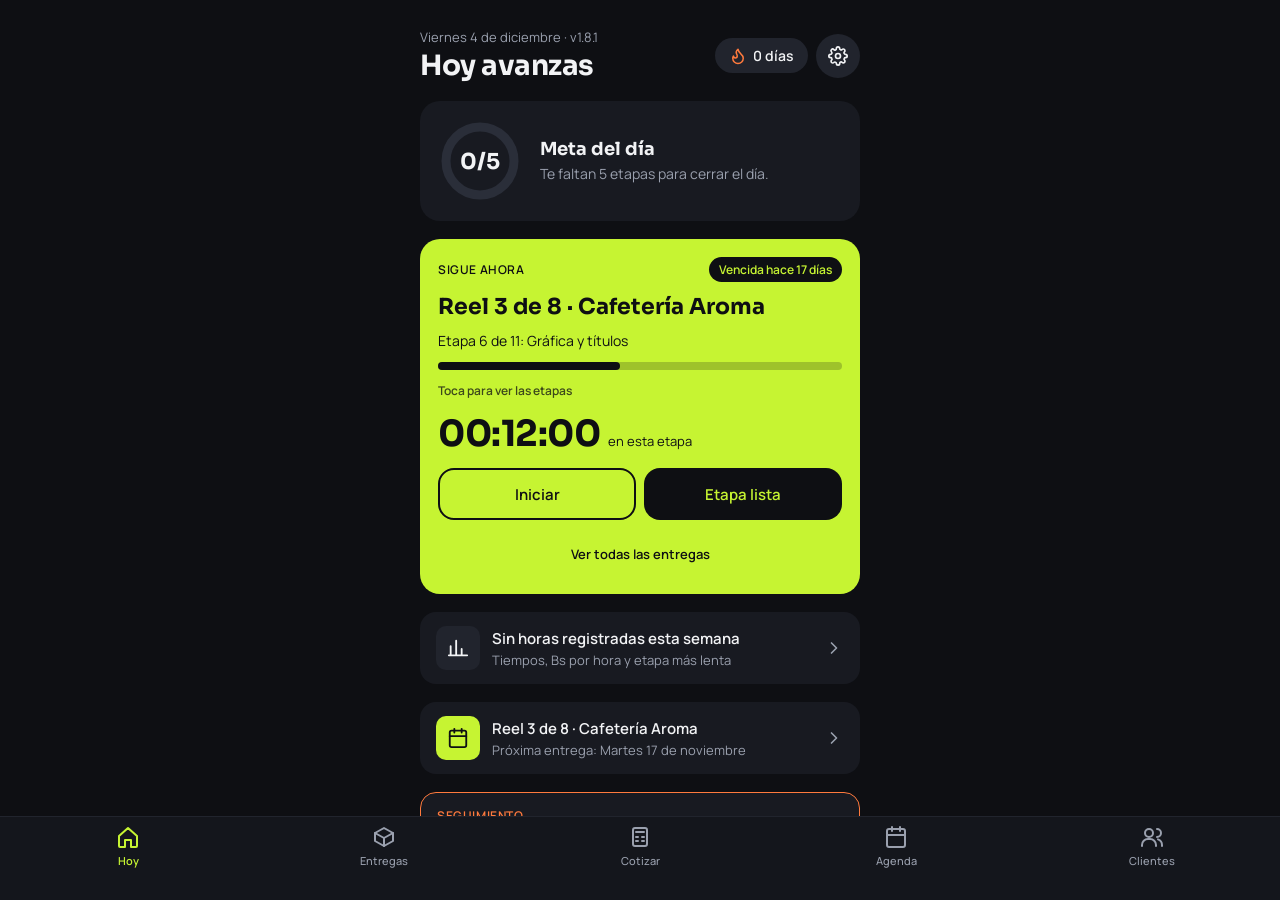
<file: index.html>
<!DOCTYPE html>
<html lang="es">
<head>
<meta charset="utf-8">
<meta name="viewport" content="width=device-width,initial-scale=1">
<title>KM Studio</title>
<link rel="manifest" href="manifest.webmanifest">
<link rel="icon" href="icons/favicon.png">
<link rel="apple-touch-icon" href="icons/apple-touch-icon.png">
<meta name="theme-color" content="#000000">
<link rel="preconnect" href="https://fonts.googleapis.com">
<link rel="preconnect" href="https://fonts.gstatic.com" crossorigin>
<link rel="stylesheet" href="https://fonts.googleapis.com/css2?family=Sora:wght@600;700&family=Manrope:wght@400;500;600&family=Plus+Jakarta+Sans:wght@500;700&family=DM+Sans:wght@400;500;600&family=IBM+Plex+Mono:wght@500;700&family=IBM+Plex+Sans:wght@400;500;600&family=Playfair+Display:wght@600;700&family=Jost:wght@400;500;600&family=Barlow+Condensed:wght@600;700&family=Barlow:wght@400;500;600&family=Syne:wght@600;700&family=Outfit:wght@400;500;600&family=Fraunces:wght@600;700&family=Public+Sans:wght@400;500;600&family=Bricolage+Grotesque:wght@600;700&family=Figtree:wght@400;500;600&display=swap">
<link rel="stylesheet" href="app/app.css">
</head>
<body>
<div id="app"></div>
<div id="upd" style="position:fixed;left:12px;right:12px;bottom:96px;background:#C6F432;color:#0E0F13;border-radius:16px;padding:12px 14px;display:none;align-items:center;justify-content:space-between;gap:10px;font:600 15px system-ui;z-index:99"><span>Hay una versión nueva</span><button id="upb" style="min-height:40px;border:0;border-radius:12px;background:#0E0F13;color:#C6F432;font:600 15px system-ui;padding:0 14px">Actualizar</button></div>
<script>(function(){function f(){var v=window.visualViewport;var h=Math.round(v?v.height:window.innerHeight);document.documentElement.style.setProperty('--vh',h+'px');}f();window.addEventListener('resize',f);if(window.visualViewport)window.visualViewport.addEventListener('resize',f);window.addEventListener('orientationchange',function(){setTimeout(f,200)});})();</script>
<script src="lib/jspdf.umd.min.js"></script>
<script src="app/runtime.js"></script>
<script src="app/screens.js"></script>
<script src="app/datos.js"></script>
<script>
KM_DATA.seed();
KM.route();
try { if (navigator.storage && navigator.storage.persist) navigator.storage.persist(); } catch (e) {}
if ('serviceWorker' in navigator) {
  const aviso = (w) => { document.getElementById('upd').style.display = 'flex'; document.getElementById('upb').onclick = () => w.postMessage('saltar'); };
  navigator.serviceWorker.register('sw.js').then((r) => {
    if (r.waiting && navigator.serviceWorker.controller) aviso(r.waiting);
    r.addEventListener('updatefound', () => { const n = r.installing; n.addEventListener('statechange', () => { if (n.state === 'installed' && navigator.serviceWorker.controller) aviso(n); }); });
    const chk = () => { try { r.update().catch(() => {}); } catch (e) {} };
    document.addEventListener('visibilitychange', () => { if (!document.hidden) chk(); });
    setInterval(chk, 120000);
    chk();
  });
  let rec = false; navigator.serviceWorker.addEventListener('controllerchange', () => { if (rec) return; rec = true; location.reload(); });
}
</script>
<script>
window.kmNotifDemo = async function () {
  try {
    if (!('Notification' in window)) return 'Este navegador no tiene notificaciones.';
    let p = Notification.permission;
    if (p === 'default') p = await Notification.requestPermission();
    if (p !== 'granted') return 'Permiso de notificaciones: ' + (p === 'denied' ? 'bloqueado. Actívalo en Ajustes de Android > Apps > KM Studio > Notificaciones.' : p);
    const r = await navigator.serviceWorker.ready;
    await r.showNotification('Edición · Promo hamburguesa', { body: 'Etapa: Cortes · 12:34', tag: 'km-demo', requireInteraction: true, silent: false, vibrate: [120, 60, 120], icon: './icons/icon-192.png', badge: './icons/favicon.png', data: { demo: true }, actions: [{ action: 'pausa', title: 'Pausar' }, { action: 'listo', title: 'Check ✓' }, { action: 'sig', title: 'Siguiente' }] });
    return 'Enviada. Bloquea la pantalla y mira si aparece.';
  } catch (e) { return 'Error: ' + e.message; }
};
</script>
<script>
window.kmPipDemo = async function () {
  try {
    const cv = document.createElement('canvas'); cv.width = 320; cv.height = 180;
    const g = cv.getContext('2d'); let t0 = Date.now(), run = true, paused = 0, stage = 1;
    const draw = () => { const sec = Math.floor(((run ? Date.now() : paused) - t0) / 1000); const m = String(Math.floor(sec / 60)).padStart(2, '0'), s = String(sec % 60).padStart(2, '0'); g.fillStyle = '#0c0e12'; g.fillRect(0, 0, 320, 180); g.fillStyle = '#c8f230'; g.font = '700 64px sans-serif'; g.textAlign = 'center'; g.fillText(m + ':' + s, 160, 100); g.fillStyle = '#e8eaee'; g.font = '600 18px sans-serif'; g.fillText('Promo hamburguesa', 160, 32); g.font = '500 16px sans-serif'; g.fillText('Etapa ' + stage + ' · ' + (run ? 'corriendo' : 'en pausa'), 160, 150); };
    draw(); const iv = setInterval(draw, 500);
    const v = document.createElement('video'); v.muted = true; v.playsInline = true; v.srcObject = cv.captureStream(10); v.style.cssText = 'position:fixed;left:-9999px;width:2px;height:2px';
    document.body.appendChild(v); await v.play();
    if ('mediaSession' in navigator) {
      navigator.mediaSession.metadata = new MediaMetadata({ title: 'Promo hamburguesa', artist: 'Etapa 1 · Cortes', album: 'KM Studio' });
      const set = (a, f) => { try { navigator.mediaSession.setActionHandler(a, f); } catch (e) {} };
      set('pause', () => { paused = Date.now(); run = false; draw(); }); set('play', () => { t0 += Date.now() - paused; run = true; draw(); }); set('nexttrack', () => { stage++; draw(); });
    }
    if (!document.pictureInPictureEnabled) return 'Este navegador no abre imagen en imagen.';
    v.addEventListener('leavepictureinpicture', () => { clearInterval(iv); v.remove(); });
    await v.requestPictureInPicture();
    return 'Flotando. Sal de la app y mira si el cronómetro sigue corriendo.';
  } catch (e) { return 'No abrió: ' + e.message; }
};
</script>
<script>
(function () {
  const D = () => window.KM_DATA; let audio = null, last = [], key = '', ready = false;
  const silence = () => { const n = 8000, b = new ArrayBuffer(44 + n), v = new DataView(b); const w = (o, s) => { for (let i = 0; i < s.length; i++) v.setUint8(o + i, s.charCodeAt(i)); }; w(0, 'RIFF'); v.setUint32(4, 36 + n, true); w(8, 'WAVEfmt '); v.setUint32(16, 16, true); v.setUint16(20, 1, true); v.setUint16(22, 1, true); v.setUint32(24, 8000, true); v.setUint32(28, 8000, true); v.setUint16(32, 1, true); v.setUint16(34, 8, true); w(36, 'data'); v.setUint32(40, n, true); for (let i = 0; i < n; i++) v.setUint8(44 + i, 128); return URL.createObjectURL(new Blob([b], { type: 'audio/wav' })); };
  const remount = () => { try { if (window.KM && KM.app && KM.app.name) KM.mount(KM.app.name); } catch (e) {} };
  const find = (r) => { const it = D().items().find((x) => x.id === r.id); return it || null; };
  const ms = () => navigator.mediaSession;
  const act = (a, f) => { try { ms().setActionHandler(a, f); } catch (e) {} };
  const same = (a, b) => a.id === b.id && a.idx === b.idx;
  // Pausa y play actúan sobre todos los cronómetros activos. Siguiente cierra solo el último que iniciaste.
  function setup() {
    if (ready || !('mediaSession' in navigator)) return; ready = true;
    act('play', () => { if (!last.length) return; D().resumeAll(last); remount(); sync(); });
    act('pause', () => { const p = D().pauseAll(); if (p.length) last = p; remount(); sync(); });
    act('nexttrack', () => {
      const a = D().runs(); const r = a.length ? a[a.length - 1] : last[last.length - 1]; if (!r) return;
      D().stopRun(r.id, r.idx); D().finishNow({ id: r.id, idx: r.idx });
      const rest = (a.length ? a : last).filter((x) => !same(x, r)).map((x) => ({ id: x.id, idx: x.idx }));
      if (a.length > 1) { last = rest; remount(); sync(); return; }
      const it = find(r); const inf = it ? D().info(it) : null;
      last = rest.concat(inf && inf.cur >= 0 ? [{ id: r.id, idx: inf.cur }] : []);
      remount(); sync();
    });
    act('previoustrack', null); act('seekbackward', null); act('seekforward', null); act('seekto', null);
  }
  function sync() {
    try {
      if (!D() || !('mediaSession' in navigator)) return;
      const a = D().runs(); const on = a.length > 0;
      if (on) last = a.map((x) => ({ id: x.id, idx: x.idx }));
      last = last.filter((x) => { const it = find(x); return it && !(it.done || {})[x.idx]; });
      if (!last.length) { if (audio) { audio.pause(); } ms().metadata = null; ms().playbackState = 'none'; key = ''; return; }
      setup();
      if (!audio) { audio = new Audio(silence()); audio.loop = true; }
      const f = last[last.length - 1]; const it = find(f); const inf = D().info(it); const idx = f.idx; const stg = inf.stages;
      const k = last.map((x) => x.id + '|' + x.idx).join(',');
      if (k !== key) {
        key = k; const art = [{ src: 'icons/icon-192.png', sizes: '192x192', type: 'image/png' }];
        if (last.length === 1) ms().metadata = new MediaMetadata({ title: it.name + ' · ' + it.client, artist: 'Etapa ' + (idx + 1) + ' de ' + inf.n + ': ' + stg[idx], album: idx + 1 < inf.n ? 'Sigue: ' + stg[idx + 1] : 'Última etapa', artwork: art });
        else ms().metadata = new MediaMetadata({ title: last.length + ' cronómetros · ' + it.name, artist: last.map((x) => { const i2 = find(x); return i2 ? i2.name + ': ' + (D().info(i2).stages[x.idx] || '') : ''; }).join(' · '), album: 'Pausa y play controlan todos', artwork: art });
      }
      const r = a.find((x) => same(x, f));
      const secs = ((it.times || {})[idx] || 0) + (r ? Math.max(0, (Date.now() - r.start) / 1000) : 0);
      if (on) { if (audio.paused) audio.play().catch(() => {}); ms().playbackState = 'playing'; } else { if (!audio.paused) audio.pause(); ms().playbackState = 'paused'; }
      try { ms().setPositionState({ duration: 43200, position: Math.min(43199, secs), playbackRate: 1 }); } catch (e) {}
    } catch (e) {}
  }
  window.kmLock = { sync };
  setInterval(sync, 1000);
  document.addEventListener('click', () => setTimeout(sync, 150), true);
})();
</script>
<div id="idl" role="alertdialog" aria-live="assertive" style="position:fixed;left:12px;right:12px;top:calc(env(safe-area-inset-top,0px) + 12px);background:#1A1C22;color:#F2F3F5;border:1px solid #C6F432;border-radius:16px;padding:14px 16px;display:none;flex-direction:column;gap:10px;font:500 14px/1.45 system-ui;z-index:98;box-shadow:0 10px 30px rgba(0,0,0,.5)"><b id="idlT" style="font-size:16px"></b><span id="idlX"></span><button id="idlC" style="display:none;align-items:center;justify-content:center;height:48px;border:0;border-radius:12px;background:#C6F432;color:#0E0F13;font:600 14px system-ui"></button><div style="display:grid;grid-template-columns:1fr 1fr;gap:8px"><button id="idlA" style="display:flex;align-items:center;justify-content:center;height:48px;border:0;border-radius:12px;background:#C6F432;color:#0E0F13;font:600 14px system-ui"></button><button id="idlB" style="display:flex;align-items:center;justify-content:center;height:48px;border:0;border-radius:12px;background:#2A2D35;color:#F2F3F5;font:600 14px system-ui"></button></div></div>
<script>
// Corte automático del cronómetro. La regla vive en KM_DATA.idleCheck; aquí solo se muestra.
(function () {
  const D = () => window.KM_DATA; const $ = (i) => document.getElementById(i);
  let mode = '', warned = 0;
  const hm = (t) => { const d = new Date(t); return String(d.getHours()).padStart(2, '0') + ':' + String(d.getMinutes()).padStart(2, '0'); };
  const mins = (s) => { const m = Math.round(s / 60); const h = Math.floor(m / 60); return h ? h + ' h' + (m % 60 ? ' ' + (m % 60) + ' min' : '') : m + ' min'; };
  const label = (r) => { const it = D().items().find((x) => x.id === r.id); if (!it) return ''; const st = (D().info(it).stages || [])[r.idx] || ''; return it.name + ' · ' + st; };
  const remount = () => { try { if (window.KM && KM.app && KM.app.name) KM.mount(KM.app.name); } catch (e) {} try { window.kmLock && kmLock.sync(); } catch (e) {} };
  const notify = (title, body) => { try { if (!document.hidden || !('Notification' in window) || Notification.permission !== 'granted') return; navigator.serviceWorker.ready.then((r) => r.showNotification(title, { body, tag: 'km-idle', renotify: true, vibrate: [120, 60, 120], icon: './icons/icon-192.png', badge: './icons/favicon.png' })).catch(() => {}); } catch (e) {} };
  const show = (m, t, x, a, b, fa, fb, c, fc) => { mode = m; $('idlC').style.display = c ? 'flex' : 'none'; $('idlC').textContent = c || ''; $('idlC').onclick = fc || null; $('idlA').style.background = c ? '#2A2D35' : '#C6F432'; $('idlA').style.color = c ? '#F2F3F5' : '#0E0F13'; $('idlT').textContent = t; $('idlX').textContent = x; $('idlA').textContent = a; $('idlB').textContent = b; $('idlA').onclick = fa; $('idlB').onclick = fb; $('idl').style.display = 'flex'; };
  const hide = () => { mode = ''; $('idl').style.display = 'none'; };
  const openVideo = (id) => { try { const s = JSON.parse(localStorage.getItem('kmS.Proyecto') || '{}'); s.selId = id; s.view = 'detail'; localStorage.setItem('kmS.Proyecto', JSON.stringify(s)); } catch (e) {} if (location.hash === '#/Proyecto') { try { KM.mount('Proyecto'); } catch (e) {} } else location.hash = '#/Proyecto'; };
  function cutNotice() {
    let c = null; try { c = JSON.parse(localStorage.getItem('kmIdleCut') || 'null'); } catch (e) {}
    if (!c || !c.list || !c.list.length) return false;
    const first = c.list[0]; const more = c.list.length > 1 ? ' (y ' + (c.list.length - 1) + ' más)' : '';
    show('cut', 'El cronómetro se detuvo a las ' + hm(c.at), label(first) + more + '. No respondiste a "¿Sigues trabajando?". ¿Seguías en esta etapa?', 'Corregir', 'Ya había parado',
      () => { localStorage.removeItem('kmIdleCut'); hide(); openVideo(first.id); },
      () => { localStorage.removeItem('kmIdleCut'); hide(); },
      'Sí, seguía: sumar hasta ahora',
      () => { const add = D().idleResume(); remount(); hide(); show('ok', 'Tiempo recuperado', 'Sumé ' + mins(add) + ' y el cronómetro sigue corriendo.', 'OK', 'Corregir', () => hide(), () => { hide(); openVideo(first.id); }); setTimeout(() => { if (mode === 'ok') hide(); }, 6000); });
    return true;
  }
  function tick() {
    if (!D()) return;
    const r = D().idleCheck();
    if (r.state === 'cut') { remount(); notify('Cronómetro detenido', 'No respondiste. Se guardó hasta las ' + hm(r.cut.at) + '.'); warned = 0; cutNotice(); return; }
    if (r.state === 'ask') {
      const a = D().runs(); const more = a.length > 1 ? ' y ' + (a.length - 1) + ' más' : '';
      const txt = 'Llevas ' + r.cfg.every + ' min con ' + label(a[a.length - 1]) + more + '. Si no respondes antes de las ' + hm(r.deadline) + ', se guarda hasta las ' + hm(r.cfg.discount ? r.since : r.deadline) + ' y se detiene.';
      if (mode !== 'ask') {
        if (warned !== r.since) { warned = r.since; try { navigator.vibrate && navigator.vibrate([120, 60, 120]); } catch (e) {} notify('¿Sigues trabajando?', label(a[a.length - 1]) + more); }
        show('ask', '¿Sigues trabajando?', txt, 'Sí, sigo', 'Pausar', () => { D().idleYes(); hide(); }, () => { D().idleNo(); localStorage.removeItem('kmIdleCut'); remount(); hide(); });
      } else $('idlX').textContent = txt;
      return;
    }
    if (mode === 'ask') hide();
    if (!mode) cutNotice();
  }
  window.kmIdle = { tick };
  tick(); setInterval(tick, 1000);
  document.addEventListener('visibilitychange', () => { if (!document.hidden) tick(); });
})();
</script>
</body>
</html>
</file>
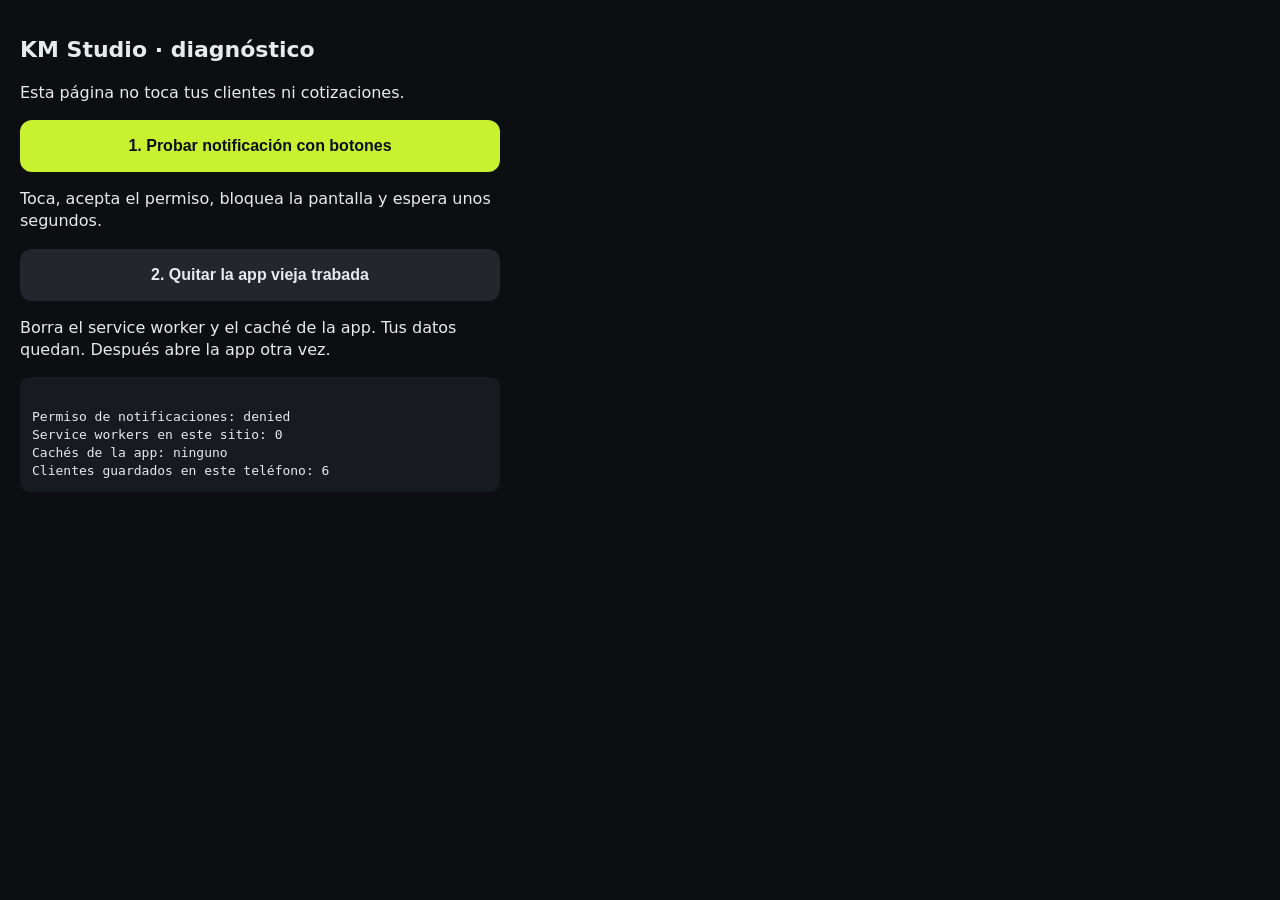
<file: notif/index.html>
<!doctype html><html lang="es"><head><meta charset="utf-8"><meta name="viewport" content="width=device-width,initial-scale=1"><title>KM Studio · diagnóstico</title>
<style>body{font:16px/1.4 system-ui,sans-serif;background:#0c0e12;color:#e8eaee;margin:0;padding:20px;max-width:480px}h1{font-size:22px}button{display:block;width:100%;height:52px;margin:10px 0;border-radius:12px;border:0;background:#c8f230;color:#0c0e12;font-size:16px;font-weight:700}button.s{background:#23262d;color:#e8eaee}pre{white-space:pre-wrap;background:#171a20;border-radius:10px;padding:12px;font-size:13px}</style></head><body>
<h1>KM Studio · diagnóstico</h1>
<p>Esta página no toca tus clientes ni cotizaciones.</p>
<button id="b1">1. Probar notificación con botones</button>
<p>Toca, acepta el permiso, bloquea la pantalla y espera unos segundos.</p>
<button id="b2" class="s">2. Quitar la app vieja trabada</button>
<p>Borra el service worker y el caché de la app. Tus datos quedan. Después abre la app otra vez.</p>
<pre id="o">Cargando…</pre>
<script>
const o=document.getElementById('o');const log=(t)=>{o.textContent+='\n'+t};
(async()=>{o.textContent='';
try{log('Permiso de notificaciones: '+(window.Notification?Notification.permission:'no disponible'));
const regs=await navigator.serviceWorker.getRegistrations();log('Service workers en este sitio: '+regs.length);regs.forEach(r=>log(' - '+r.scope));
const ks=await caches.keys();log('Cachés de la app: '+(ks.join(', ')||'ninguno'));
let n=0;try{const s=JSON.parse(localStorage['kmS.Clientes']||'{}');n=(s.clients||[]).length}catch(e){}log('Clientes guardados en este teléfono: '+n);
}catch(e){log('Error: '+e.message)}})();
document.getElementById('b1').onclick=async()=>{try{
let p=Notification.permission;if(p==='default')p=await Notification.requestPermission();
if(p!=='granted'){log('Permiso: '+p+'. Actívalo en Ajustes > Apps > Chrome > Notificaciones.');return}
const r=await navigator.serviceWorker.register('sw.js',{scope:'./'});await navigator.serviceWorker.ready;
await r.showNotification('Edición · Promo hamburguesa',{body:'Etapa: Cortes · 12:34',tag:'km-demo',requireInteraction:true,vibrate:[120,60,120],actions:[{action:'pausa',title:'Pausar'},{action:'listo',title:'Check'},{action:'sig',title:'Siguiente'}]});
log('Enviada. Bloquea la pantalla y mira.')}catch(e){log('Error: '+e.message)}};
document.getElementById('b2').onclick=async()=>{try{
const regs=await navigator.serviceWorker.getRegistrations();for(const r of regs){if(r.scope.indexOf('/notif/')<0)await r.unregister()}
for(const k of await caches.keys())await caches.delete(k);
log('Listo. Ahora cierra la app instalada y ábrela de nuevo. Debe decir v1.4.3 junto a la fecha en Hoy.')}catch(e){log('Error: '+e.message)}};
</script></body></html>
</file>
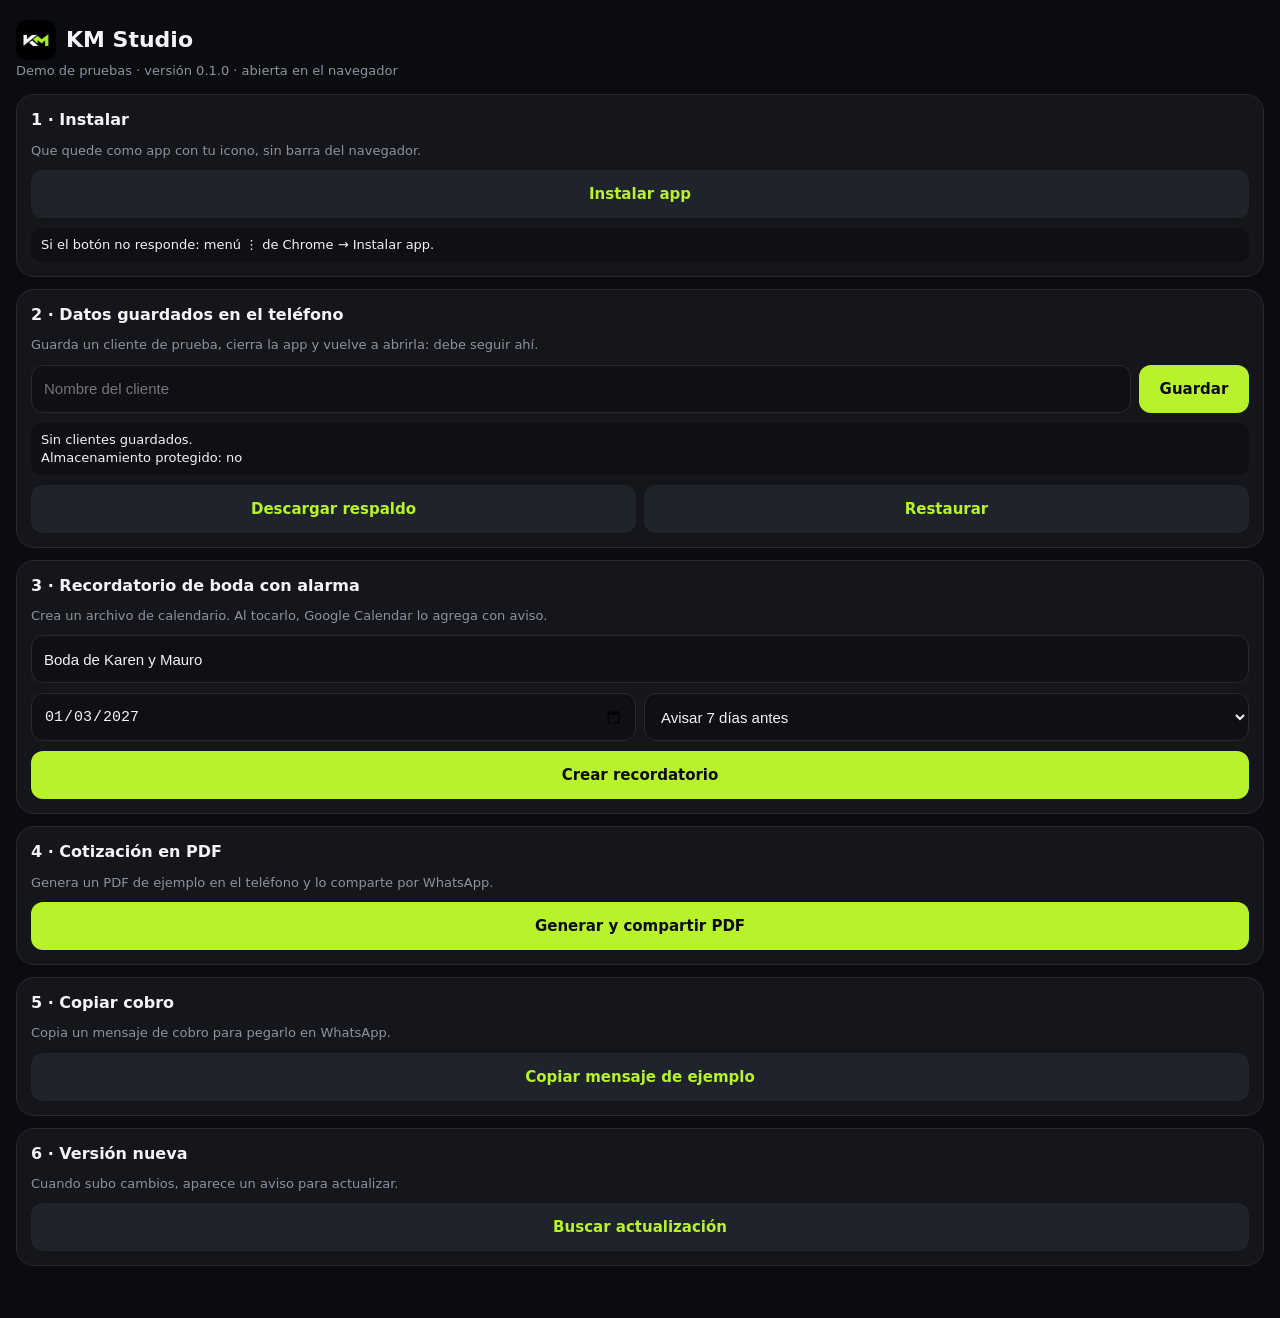
<file: pruebas.html>
<!DOCTYPE html>
<html lang="es">
<head>
<meta charset="utf-8">
<meta name="viewport" content="width=device-width,initial-scale=1,viewport-fit=cover">
<title>KM Studio</title>
<link rel="manifest" href="manifest.webmanifest">
<link rel="icon" href="icons/favicon.png">
<link rel="apple-touch-icon" href="icons/apple-touch-icon.png">
<meta name="theme-color" content="#000000">
<style>
:root{--bg:#0b0c0f;--card:#14161b;--line:#262a33;--text:#f2f4f7;--muted:#8b93a1;--accent:#b7f22a;--on:#0b0c0f;--warn:#ff8a5c}
*{box-sizing:border-box;-webkit-tap-highlight-color:transparent}
body{margin:0;background:var(--bg);color:var(--text);font:16px/1.4 system-ui,-apple-system,"Segoe UI",Roboto,sans-serif;padding:max(16px,env(safe-area-inset-top)) 16px 40px}
h1{font-size:22px;margin:4px 0 2px;display:flex;align-items:center;gap:10px}
h1 img{width:40px;height:40px;border-radius:10px}
.sub{color:var(--muted);font-size:13px;margin:0 0 14px}
.card{background:var(--card);border:1px solid var(--line);border-radius:18px;padding:14px;margin-bottom:12px;display:flex;flex-direction:column;gap:10px}
.card h2{font-size:16px;margin:0}
.card p{margin:0;color:var(--muted);font-size:13px}
button,.btn{min-height:48px;border-radius:12px;border:0;background:var(--accent);color:var(--on);font:600 15px system-ui;padding:0 16px;cursor:pointer;display:flex;align-items:center;justify-content:center;text-align:center}
button.sec{background:#1f232b;color:var(--accent)}
input,select{min-height:48px;border-radius:12px;border:1px solid var(--line);background:#0e1015;color:var(--text);padding:0 12px;font-size:15px;width:100%}
.row{display:flex;gap:8px}.row>*{flex:1;min-width:0}
.out:empty{display:none}.out{font-size:13px;color:var(--text);background:#0e1015;border-radius:10px;padding:8px 10px;white-space:pre-wrap;word-break:break-word}
.ok{color:var(--accent)}.bad{color:var(--warn)}
#upd{position:fixed;left:12px;right:12px;bottom:max(12px,env(safe-area-inset-bottom));background:var(--accent);color:var(--on);border-radius:16px;padding:12px 14px;display:none;align-items:center;justify-content:space-between;gap:10px;font-weight:600;z-index:9}
#upd button{background:var(--on);color:var(--accent);min-height:40px}
</style>
</head>
<body>
<h1><img src="icons/icon-192.png" alt="">KM Studio</h1>
<p class="sub">Demo de pruebas · versión <span id="ver"></span> · <span id="modo"></span></p>

<div class="card"><h2>1 · Instalar</h2><p>Que quede como app con tu icono, sin barra del navegador.</p>
<button id="inst" class="sec">Instalar app</button><div class="out" id="o1"></div></div>

<div class="card"><h2>2 · Datos guardados en el teléfono</h2><p>Guarda un cliente de prueba, cierra la app y vuelve a abrirla: debe seguir ahí.</p>
<div class="row"><input id="cn" placeholder="Nombre del cliente"><button id="cs" style="flex:none;width:110px">Guardar</button></div>
<div class="out" id="o2"></div>
<div class="row"><button id="bk" class="sec">Descargar respaldo</button><label class="btn sec" style="background:#1f232b;color:var(--accent)">Restaurar<input id="rs" type="file" accept=".json,application/json" hidden></label></div></div>

<div class="card"><h2>3 · Recordatorio de boda con alarma</h2><p>Crea un archivo de calendario. Al tocarlo, Google Calendar lo agrega con aviso.</p>
<input id="et" value="Boda de Karen y Mauro">
<div class="row"><input id="ed" type="date"><select id="eb"><option value="7">Avisar 7 días antes</option><option value="3">3 días antes</option><option value="1">1 día antes</option></select></div>
<button id="ics">Crear recordatorio</button><div class="out" id="o3"></div></div>

<div class="card"><h2>4 · Cotización en PDF</h2><p>Genera un PDF de ejemplo en el teléfono y lo comparte por WhatsApp.</p>
<button id="pdf">Generar y compartir PDF</button><div class="out" id="o4"></div></div>

<div class="card"><h2>5 · Copiar cobro</h2><p>Copia un mensaje de cobro para pegarlo en WhatsApp.</p>
<button id="cp" class="sec">Copiar mensaje de ejemplo</button><div class="out" id="o5"></div></div>

<div class="card"><h2>6 · Versión nueva</h2><p>Cuando subo cambios, aparece un aviso para actualizar.</p>
<button id="chk" class="sec">Buscar actualización</button><div class="out" id="o6"></div></div>

<div id="upd"><span>Hay una versión nueva</span><button id="upb">Actualizar</button></div>

<script src="lib/jspdf.umd.min.js"></script>
<script>
const VER = '0.1.0';
const $ = (id) => document.getElementById(id);
$('ver').textContent = VER;
const standalone = matchMedia('(display-mode: standalone)').matches || navigator.standalone;
$('modo').textContent = standalone ? 'abierta como app' : 'abierta en el navegador';

// 1 instalar
let ev = null;
addEventListener('beforeinstallprompt', (e) => { e.preventDefault(); ev = e; $('o1').innerHTML = '<span class="ok">Listo para instalar.</span>'; });
addEventListener('appinstalled', () => { $('o1').innerHTML = '<span class="ok">Instalada.</span>'; });
$('o1').textContent = standalone ? 'Ya está instalada.' : 'Si el botón no responde: menú ⋮ de Chrome → Instalar app.';
$('inst').onclick = async () => { if (!ev) { $('o1').textContent = 'Chrome aún no ofrece instalar. Menú ⋮ → Instalar app / Agregar a pantalla de inicio.'; return; } ev.prompt(); await ev.userChoice; ev = null; };

// 2 datos (IndexedDB)
const db = new Promise((ok, no) => { const r = indexedDB.open('km', 1); r.onupgradeneeded = () => r.result.createObjectStore('clientes', { keyPath: 'id' }); r.onsuccess = () => ok(r.result); r.onerror = () => no(r.error); });
const tx = async (m, f) => { const d = await db; return new Promise((ok, no) => { const t = d.transaction('clientes', m); const s = t.objectStore('clientes'); const q = f(s); t.oncomplete = () => ok(q && q.result); t.onerror = () => no(t.error); }); };
async function pintar() {
  const l = (await tx('readonly', (s) => s.getAll())) || [];
  let p = '';
  try { p = navigator.storage && navigator.storage.persisted ? (await navigator.storage.persisted()) ? 'Almacenamiento protegido: sí' : 'Almacenamiento protegido: no' : ''; } catch (e) {}
  $('o2').textContent = (l.length ? l.map((c) => '• ' + c.nombre + ' (' + c.fecha + ')').join('\n') : 'Sin clientes guardados.') + (p ? '\n' + p : '');
}
$('cs').onclick = async () => { const n = $('cn').value.trim(); if (!n) return; await tx('readwrite', (s) => s.put({ id: Date.now(), nombre: n, fecha: new Date().toLocaleString('es-BO') })); $('cn').value = ''; pintar(); };
if (navigator.storage && navigator.storage.persist) navigator.storage.persist().then(pintar); else pintar();
$('bk').onclick = async () => { const l = (await tx('readonly', (s) => s.getAll())) || []; const b = new Blob([JSON.stringify({ app: 'KM Studio', version: VER, fecha: new Date().toISOString(), clientes: l }, null, 1)], { type: 'application/json' }); const a = document.createElement('a'); a.href = URL.createObjectURL(b); a.download = 'km-respaldo-' + new Date().toISOString().slice(0, 10) + '.json'; a.click(); };
$('rs').onchange = async (e) => { const f = e.target.files[0]; if (!f) return; try { const j = JSON.parse(await f.text()); for (const c of j.clientes || []) await tx('readwrite', (s) => s.put(c)); pintar(); } catch (x) { $('o2').textContent = 'El archivo no es un respaldo válido.'; } };

// 3 recordatorio .ics
const d2 = new Date(); d2.setDate(d2.getDate() + 30); $('ed').value = d2.toISOString().slice(0, 10);
const esc = (t) => t.replace(/[\;,]/g, (m) => '\\' + m).replace(/\n/g, '\\n');
$('ics').onclick = () => {
  const t = $('et').value.trim() || 'Evento', f = $('ed').value, dias = $('eb').value; if (!f) return;
  const ymd = f.replace(/-/g, ''); const fin = new Date(f + 'T00:00:00'); fin.setDate(fin.getDate() + 1); const ymd2 = fin.toISOString().slice(0, 10).replace(/-/g, '');
  const now = new Date().toISOString().replace(/[-:]/g, '').replace(/\.\d+/, '');
  const s = ['BEGIN:VCALENDAR', 'VERSION:2.0', 'PRODID:-//KM Studio//ES', 'CALSCALE:GREGORIAN', 'BEGIN:VEVENT', 'UID:km-' + Date.now() + '@kmstudio', 'DTSTAMP:' + now, 'DTSTART;VALUE=DATE:' + ymd, 'DTEND;VALUE=DATE:' + ymd2, 'SUMMARY:' + esc(t), 'BEGIN:VALARM', 'ACTION:DISPLAY', 'DESCRIPTION:' + esc(t), 'TRIGGER:-P' + dias + 'D', 'END:VALARM', 'END:VEVENT', 'END:VCALENDAR'].join('\r\n');
  const b = new Blob([s], { type: 'text/calendar' }); const a = document.createElement('a'); a.href = URL.createObjectURL(b); a.download = 'recordatorio.ics'; a.click();
  $('o3').textContent = 'Archivo creado. Ábrelo desde Descargas o la notificación para agregarlo a Google Calendar.';
};

// 4 PDF
$('pdf').onclick = async () => {
  try {
    const { jsPDF } = window.jspdf; const p = new jsPDF({ unit: 'mm', format: 'a4' });
    p.setFillColor(0, 0, 0); p.rect(0, 0, 210, 34, 'F');
    const img = await new Promise((ok) => { const i = new Image(); i.onload = () => ok(i); i.src = 'icons/icon-512.png'; });
    const c = document.createElement('canvas'); c.width = 512; c.height = 512; c.getContext('2d').drawImage(img, 0, 0); p.addImage(c.toDataURL('image/jpeg', 0.92), 'JPEG', 10, 4, 26, 26);
    p.setTextColor(183, 242, 42); p.setFontSize(18); p.text('KM Studio', 42, 17); p.setTextColor(200); p.setFontSize(10); p.text('Cotización N.º 0031', 42, 24);
    p.setTextColor(20); p.setFontSize(12); p.text('Cliente: Karen y Mauro', 12, 48); p.text('Fecha del evento: 20 dic 2026', 12, 55);
    const fila = [['Grabación de boda · 8 h · Sony A7 IV', 'Bs 3.600'], ['Edición highlights 3 min', 'Bs 1.200'], ['Subtítulos', 'Incluido']];
    let y = 72; p.setDrawColor(200); fila.forEach((r) => { p.text(r[0], 12, y); p.text(r[1], 198, y, { align: 'right' }); y += 4; p.line(12, y, 198, y); y += 8; });
    p.setFontSize(14); p.text('Total', 12, y + 4); p.text('Bs 4.800', 198, y + 4, { align: 'right' });
    p.setFontSize(9); p.setTextColor(110); p.text('Anticipo del 50 %. No se devuelve si se cancela el evento.', 12, 270);
    const blob = p.output('blob'); const file = new File([blob], 'cotizacion-0031.pdf', { type: 'application/pdf' });
    if (navigator.canShare && navigator.canShare({ files: [file] })) { await navigator.share({ files: [file], title: 'Cotización KM Studio' }); $('o4').innerHTML = '<span class="ok">PDF compartido.</span>'; }
    else { const a = document.createElement('a'); a.href = URL.createObjectURL(blob); a.download = file.name; a.click(); $('o4').textContent = 'Este navegador no comparte archivos. Se descargó el PDF.'; }
  } catch (x) { if (x && x.name === 'AbortError') { $('o4').textContent = 'Cancelaste el envío.'; } else { $('o4').innerHTML = '<span class="bad">Error: ' + (x && x.message) + '</span>'; } }
};

// 5 copiar
$('cp').onclick = async () => {
  const t = 'Hola, el cobro de este jueves 19 nov:\nPlan quincenal (6 videos): Bs 1.500\nCobertura final: Bs 600\nCrédito: -Bs 250\nTotal a pagar: Bs 1.850';
  try { await navigator.clipboard.writeText(t); $('o5').innerHTML = '<span class="ok">Copiado.</span>\n' + t; } catch (x) { $('o5').innerHTML = '<span class="bad">No se pudo copiar.</span>'; }
};

// 6 service worker + aviso
let reg = null;
function aviso(w) { $('upd').style.display = 'flex'; $('upb').onclick = () => w.postMessage('saltar'); }
if ('serviceWorker' in navigator) {
  navigator.serviceWorker.register('sw.js').then((r) => {
    reg = r;
    if (r.waiting && navigator.serviceWorker.controller) aviso(r.waiting);
    r.addEventListener('updatefound', () => { const n = r.installing; n.addEventListener('statechange', () => { if (n.state === 'installed' && navigator.serviceWorker.controller) aviso(n); }); });
    $('o6').textContent = 'Funciona sin internet: ' + (navigator.serviceWorker.controller ? 'sí' : 'se activa tras recargar una vez');
  });
  let rec = false; navigator.serviceWorker.addEventListener('controllerchange', () => { if (rec) return; rec = true; location.reload(); });
} else $('o6').textContent = 'Este navegador no soporta modo sin internet.';
$('chk').onclick = async () => { if (!reg) return; $('o6').textContent = 'Buscando…'; await reg.update(); setTimeout(() => { if ($('upd').style.display !== 'flex') $('o6').textContent = 'Ya tienes la última versión (' + VER + ').'; }, 1500); };
</script>
</body>
</html>
</file>
<file: app/app.css>
body{margin:0}
.kmroot[data-theme=noche]{--bg:#0E0F13;--card:#181A21;--card2:#21242D;--track:#2A2E39;--tab:#14161C;--text:#F2F3F5;--muted:#9AA0AE;--accent:#C6F432;--accentText:#C6F432;--onAccent:#0E0F13;--warn:#FF7A3D;--warnFill:#FF7A3D;--line:#4A4F5E;--field:#0E0F13;--display:'Sora',sans-serif;--body:'Manrope',sans-serif;--r1:10px;--r2:16px;--r3:20px}
.kmroot[data-theme=claro]{--bg:#F3F4F7;--card:#FFFFFF;--card2:#E8EBF0;--track:#D5DAE3;--tab:#FFFFFF;--text:#14161C;--muted:#565D6D;--accent:#FF7A3D;--accentText:#B4400A;--onAccent:#14161C;--warn:#B4400A;--warnFill:#FF7A3D;--line:#9AA2B2;--field:#F3F4F7;--display:'Plus Jakarta Sans',sans-serif;--body:'DM Sans',sans-serif;--r1:12px;--r2:18px;--r3:24px}
.kmroot[data-theme=estudio]{--bg:#1A1B1E;--card:#25272B;--card2:#2F3237;--track:#3B3F46;--tab:#141517;--text:#E8E9EB;--muted:#A1A6AF;--accent:#36D1C4;--accentText:#36D1C4;--onAccent:#06201D;--warn:#FFB020;--warnFill:#FFB020;--line:#5A5F69;--field:#151618;--display:'IBM Plex Mono',monospace;--body:'IBM Plex Sans',sans-serif;--r1:4px;--r2:6px;--r3:8px}
.kmroot[data-theme=boda]{--bg:#FAF4EC;--card:#FFFFFF;--card2:#F0E5D6;--track:#E2D3BF;--tab:#FFFFFF;--text:#2B2420;--muted:#6B5D54;--accent:#D98E7B;--accentText:#A24A36;--onAccent:#2B2420;--warn:#A3441F;--warnFill:#E5A24A;--line:#BBA78F;--field:#FAF4EC;--display:'Playfair Display',serif;--body:'Jost',sans-serif;--r1:14px;--r2:22px;--r3:30px}
.kmroot[data-theme=cine]{--bg:#0A0A0B;--card:#151517;--card2:#1F1F22;--track:#2C2C30;--tab:#0F0F10;--text:#F4EFE6;--muted:#A39E94;--accent:#F2B33D;--accentText:#F2B33D;--onAccent:#14100A;--warn:#FF6B4A;--warnFill:#FF6B4A;--line:#55524B;--field:#0F0F10;--display:'Barlow Condensed',sans-serif;--body:'Barlow',sans-serif;--r1:2px;--r2:4px;--r3:6px}
.kmroot[data-theme=neon]{--bg:#130C24;--card:#1E1536;--card2:#2A1F47;--track:#382B5C;--tab:#0E081C;--text:#F5F0FF;--muted:#B3A6D4;--accent:#FF4FA3;--accentText:#FF7AB9;--onAccent:#1A0A18;--warn:#FFB84D;--warnFill:#FFB84D;--line:#6B5C99;--field:#0E081C;--display:'Syne',sans-serif;--body:'Outfit',sans-serif;--r1:14px;--r2:20px;--r3:28px}
.kmroot[data-theme=papel]{--bg:#F1EDE2;--card:#FBF9F3;--card2:#E6E0D0;--track:#D4CCB8;--tab:#FBF9F3;--text:#16140F;--muted:#5C564A;--accent:#FF5A4D;--accentText:#B8261A;--onAccent:#16140F;--warn:#B8261A;--warnFill:#FF8A5C;--line:#8F8670;--field:#F1EDE2;--display:'Fraunces',serif;--body:'Public Sans',sans-serif;--r1:0px;--r2:2px;--r3:4px}
.kmroot[data-theme=atardecer]{--bg:#1B1118;--card:#281923;--card2:#35222F;--track:#473040;--tab:#150D13;--text:#FBEFE9;--muted:#C4A9A6;--accent:#FF8F66;--accentText:#FF8F66;--onAccent:#2A0F08;--warn:#FFC16B;--warnFill:#FFC16B;--line:#7A5A62;--field:#150D13;--display:'Bricolage Grotesque',sans-serif;--body:'Figtree',sans-serif;--r1:18px;--r2:24px;--r3:32px}

.kmroot button,.kmroot a{transition:transform .12s ease,background-color .3s ease,border-color .3s ease,color .3s ease}
.kmroot div,.kmroot span,.kmroot input,.kmroot textarea{transition:background-color .3s ease,border-color .3s ease,color .3s ease}
.kmroot button:active,.kmroot a:active{transform:scale(.96)}
@keyframes kmIn{from{opacity:0;transform:translateX(22px)}to{opacity:1;transform:none}}
.km-in{animation:kmIn .28s ease both}
@keyframes kmPop{0%{transform:scale(.3);opacity:0}70%{transform:scale(1.18)}100%{transform:scale(1);opacity:1}}
.km-pop{animation:kmPop .32s ease both}
@keyframes kmDraw{to{stroke-dashoffset:0}}
.km-pop path{stroke-dasharray:24;stroke-dashoffset:24;animation:kmDraw .28s .12s ease forwards}
@keyframes kmGrowY{from{transform:scaleY(0)}to{transform:none}}
.km-bar{transform-origin:bottom;animation:kmGrowY .55s cubic-bezier(.2,.8,.3,1) both}
@keyframes kmGrowX{from{transform:scaleX(0)}to{transform:none}}
.km-barx{transform-origin:left;animation:kmGrowX .55s cubic-bezier(.2,.8,.3,1) both}
@keyframes kmBeat{0%,100%{transform:scale(1)}50%{transform:scale(1.2)}}
.km-flame{transform-origin:center;animation:kmBeat 1.6s ease-in-out infinite}
@keyframes kmFall{0%{transform:translateY(0) rotate(0);opacity:1}80%{opacity:1}100%{transform:translateY(640px) rotate(600deg);opacity:0}}
.km-bit{position:absolute;top:-24px;border-radius:2px;animation:kmFall 1.6s cubic-bezier(.25,.5,.5,1) both}
.kmroot[data-motion=off] *{animation:none!important;transition:none!important}
.kmroot[data-motion=off] .km-pop path{stroke-dashoffset:0}
@media (prefers-reduced-motion:reduce){.kmroot *{animation:none!important;transition:none!important}.km-pop path{stroke-dashoffset:0}}
a{text-decoration:none;color:inherit}
button{font:inherit;color:inherit;background:none;border:none;padding:0;text-align:left;cursor:pointer}
@keyframes pop{0%{transform:scale(0.92);opacity:0}100%{transform:scale(1);opacity:1}}


body{margin:0}
.kmroot[data-theme=noche]{--bg:#0E0F13;--card:#181A21;--card2:#21242D;--track:#2A2E39;--tab:#14161C;--text:#F2F3F5;--muted:#9AA0AE;--accent:#C6F432;--accentText:#C6F432;--onAccent:#0E0F13;--warn:#FF7A3D;--warnFill:#FF7A3D;--line:#4A4F5E;--field:#0E0F13;--display:'Sora',sans-serif;--body:'Manrope',sans-serif;--r1:10px;--r2:16px;--r3:20px}
.kmroot[data-theme=claro]{--bg:#F3F4F7;--card:#FFFFFF;--card2:#E8EBF0;--track:#D5DAE3;--tab:#FFFFFF;--text:#14161C;--muted:#565D6D;--accent:#FF7A3D;--accentText:#B4400A;--onAccent:#14161C;--warn:#B4400A;--warnFill:#FF7A3D;--line:#9AA2B2;--field:#F3F4F7;--display:'Plus Jakarta Sans',sans-serif;--body:'DM Sans',sans-serif;--r1:12px;--r2:18px;--r3:24px}
.kmroot[data-theme=estudio]{--bg:#1A1B1E;--card:#25272B;--card2:#2F3237;--track:#3B3F46;--tab:#141517;--text:#E8E9EB;--muted:#A1A6AF;--accent:#36D1C4;--accentText:#36D1C4;--onAccent:#06201D;--warn:#FFB020;--warnFill:#FFB020;--line:#5A5F69;--field:#151618;--display:'IBM Plex Mono',monospace;--body:'IBM Plex Sans',sans-serif;--r1:4px;--r2:6px;--r3:8px}
.kmroot[data-theme=boda]{--bg:#FAF4EC;--card:#FFFFFF;--card2:#F0E5D6;--track:#E2D3BF;--tab:#FFFFFF;--text:#2B2420;--muted:#6B5D54;--accent:#D98E7B;--accentText:#A24A36;--onAccent:#2B2420;--warn:#A3441F;--warnFill:#E5A24A;--line:#BBA78F;--field:#FAF4EC;--display:'Playfair Display',serif;--body:'Jost',sans-serif;--r1:14px;--r2:22px;--r3:30px}
.kmroot[data-theme=cine]{--bg:#0A0A0B;--card:#151517;--card2:#1F1F22;--track:#2C2C30;--tab:#0F0F10;--text:#F4EFE6;--muted:#A39E94;--accent:#F2B33D;--accentText:#F2B33D;--onAccent:#14100A;--warn:#FF6B4A;--warnFill:#FF6B4A;--line:#55524B;--field:#0F0F10;--display:'Barlow Condensed',sans-serif;--body:'Barlow',sans-serif;--r1:2px;--r2:4px;--r3:6px}
.kmroot[data-theme=neon]{--bg:#130C24;--card:#1E1536;--card2:#2A1F47;--track:#382B5C;--tab:#0E081C;--text:#F5F0FF;--muted:#B3A6D4;--accent:#FF4FA3;--accentText:#FF7AB9;--onAccent:#1A0A18;--warn:#FFB84D;--warnFill:#FFB84D;--line:#6B5C99;--field:#0E081C;--display:'Syne',sans-serif;--body:'Outfit',sans-serif;--r1:14px;--r2:20px;--r3:28px}
.kmroot[data-theme=papel]{--bg:#F1EDE2;--card:#FBF9F3;--card2:#E6E0D0;--track:#D4CCB8;--tab:#FBF9F3;--text:#16140F;--muted:#5C564A;--accent:#FF5A4D;--accentText:#B8261A;--onAccent:#16140F;--warn:#B8261A;--warnFill:#FF8A5C;--line:#8F8670;--field:#F1EDE2;--display:'Fraunces',serif;--body:'Public Sans',sans-serif;--r1:0px;--r2:2px;--r3:4px}
.kmroot[data-theme=atardecer]{--bg:#1B1118;--card:#281923;--card2:#35222F;--track:#473040;--tab:#150D13;--text:#FBEFE9;--muted:#C4A9A6;--accent:#FF8F66;--accentText:#FF8F66;--onAccent:#2A0F08;--warn:#FFC16B;--warnFill:#FFC16B;--line:#7A5A62;--field:#150D13;--display:'Bricolage Grotesque',sans-serif;--body:'Figtree',sans-serif;--r1:18px;--r2:24px;--r3:32px}
.kmroot button,.kmroot a{transition:transform .12s ease,background-color .3s ease,border-color .3s ease,color .3s ease}
.kmroot div,.kmroot span,.kmroot input,.kmroot textarea{transition:background-color .3s ease,border-color .3s ease,color .3s ease}
.kmroot button:active,.kmroot a:active{transform:scale(.96)}
@keyframes kmIn{from{opacity:0;transform:translateX(22px)}to{opacity:1;transform:none}}
.km-in{animation:kmIn .28s ease both}
@keyframes kmPop{0%{transform:scale(.3);opacity:0}70%{transform:scale(1.18)}100%{transform:scale(1);opacity:1}}
.km-pop{animation:kmPop .32s ease both}
@keyframes kmDraw{to{stroke-dashoffset:0}}
.km-pop path{stroke-dasharray:24;stroke-dashoffset:24;animation:kmDraw .28s .12s ease forwards}
@keyframes kmGrowY{from{transform:scaleY(0)}to{transform:none}}
.km-bar{transform-origin:bottom;animation:kmGrowY .55s cubic-bezier(.2,.8,.3,1) both}
@keyframes kmGrowX{from{transform:scaleX(0)}to{transform:none}}
.km-barx{transform-origin:left;animation:kmGrowX .55s cubic-bezier(.2,.8,.3,1) both}
@keyframes kmBeat{0%,100%{transform:scale(1)}50%{transform:scale(1.2)}}
.km-flame{transform-origin:center;animation:kmBeat 1.6s ease-in-out infinite}
@keyframes kmFall{0%{transform:translateY(0) rotate(0);opacity:1}80%{opacity:1}100%{transform:translateY(640px) rotate(600deg);opacity:0}}
.km-bit{position:absolute;top:-24px;border-radius:2px;animation:kmFall 1.6s cubic-bezier(.25,.5,.5,1) both}
.kmroot[data-motion=off] *{animation:none!important;transition:none!important}
.kmroot[data-motion=off] .km-pop path{stroke-dashoffset:0}
@media (prefers-reduced-motion:reduce){.kmroot *{animation:none!important;transition:none!important}.km-pop path{stroke-dashoffset:0}}
a{text-decoration:none;color:inherit}
button{font:inherit;color:inherit;background:none;border:none;padding:0;text-align:left;cursor:pointer}
input,textarea{font:inherit}
.chips::-webkit-scrollbar{display:none;width:0;height:0}


body{margin:0}
.kmroot[data-theme=noche]{--bg:#0E0F13;--card:#181A21;--card2:#21242D;--track:#2A2E39;--tab:#14161C;--text:#F2F3F5;--muted:#9AA0AE;--accent:#C6F432;--accentText:#C6F432;--onAccent:#0E0F13;--warn:#FF7A3D;--warnFill:#FF7A3D;--line:#4A4F5E;--field:#0E0F13;--display:'Sora',sans-serif;--body:'Manrope',sans-serif;--r1:10px;--r2:16px;--r3:20px}
.kmroot[data-theme=claro]{--bg:#F3F4F7;--card:#FFFFFF;--card2:#E8EBF0;--track:#D5DAE3;--tab:#FFFFFF;--text:#14161C;--muted:#565D6D;--accent:#FF7A3D;--accentText:#B4400A;--onAccent:#14161C;--warn:#B4400A;--warnFill:#FF7A3D;--line:#9AA2B2;--field:#F3F4F7;--display:'Plus Jakarta Sans',sans-serif;--body:'DM Sans',sans-serif;--r1:12px;--r2:18px;--r3:24px}
.kmroot[data-theme=estudio]{--bg:#1A1B1E;--card:#25272B;--card2:#2F3237;--track:#3B3F46;--tab:#141517;--text:#E8E9EB;--muted:#A1A6AF;--accent:#36D1C4;--accentText:#36D1C4;--onAccent:#06201D;--warn:#FFB020;--warnFill:#FFB020;--line:#5A5F69;--field:#151618;--display:'IBM Plex Mono',monospace;--body:'IBM Plex Sans',sans-serif;--r1:4px;--r2:6px;--r3:8px}
.kmroot[data-theme=boda]{--bg:#FAF4EC;--card:#FFFFFF;--card2:#F0E5D6;--track:#E2D3BF;--tab:#FFFFFF;--text:#2B2420;--muted:#6B5D54;--accent:#D98E7B;--accentText:#A24A36;--onAccent:#2B2420;--warn:#A3441F;--warnFill:#E5A24A;--line:#BBA78F;--field:#FAF4EC;--display:'Playfair Display',serif;--body:'Jost',sans-serif;--r1:14px;--r2:22px;--r3:30px}
.kmroot[data-theme=cine]{--bg:#0A0A0B;--card:#151517;--card2:#1F1F22;--track:#2C2C30;--tab:#0F0F10;--text:#F4EFE6;--muted:#A39E94;--accent:#F2B33D;--accentText:#F2B33D;--onAccent:#14100A;--warn:#FF6B4A;--warnFill:#FF6B4A;--line:#55524B;--field:#0F0F10;--display:'Barlow Condensed',sans-serif;--body:'Barlow',sans-serif;--r1:2px;--r2:4px;--r3:6px}
.kmroot[data-theme=neon]{--bg:#130C24;--card:#1E1536;--card2:#2A1F47;--track:#382B5C;--tab:#0E081C;--text:#F5F0FF;--muted:#B3A6D4;--accent:#FF4FA3;--accentText:#FF7AB9;--onAccent:#1A0A18;--warn:#FFB84D;--warnFill:#FFB84D;--line:#6B5C99;--field:#0E081C;--display:'Syne',sans-serif;--body:'Outfit',sans-serif;--r1:14px;--r2:20px;--r3:28px}
.kmroot[data-theme=papel]{--bg:#F1EDE2;--card:#FBF9F3;--card2:#E6E0D0;--track:#D4CCB8;--tab:#FBF9F3;--text:#16140F;--muted:#5C564A;--accent:#FF5A4D;--accentText:#B8261A;--onAccent:#16140F;--warn:#B8261A;--warnFill:#FF8A5C;--line:#8F8670;--field:#F1EDE2;--display:'Fraunces',serif;--body:'Public Sans',sans-serif;--r1:0px;--r2:2px;--r3:4px}
.kmroot[data-theme=atardecer]{--bg:#1B1118;--card:#281923;--card2:#35222F;--track:#473040;--tab:#150D13;--text:#FBEFE9;--muted:#C4A9A6;--accent:#FF8F66;--accentText:#FF8F66;--onAccent:#2A0F08;--warn:#FFC16B;--warnFill:#FFC16B;--line:#7A5A62;--field:#150D13;--display:'Bricolage Grotesque',sans-serif;--body:'Figtree',sans-serif;--r1:18px;--r2:24px;--r3:32px}

.kmroot button,.kmroot a{transition:transform .12s ease,background-color .3s ease,border-color .3s ease,color .3s ease}
.kmroot div,.kmroot span,.kmroot input,.kmroot textarea{transition:background-color .3s ease,border-color .3s ease,color .3s ease}
.kmroot button:active,.kmroot a:active{transform:scale(.96)}
@keyframes kmIn{from{opacity:0;transform:translateX(22px)}to{opacity:1;transform:none}}
.km-in{animation:kmIn .28s ease both}
@keyframes kmPop{0%{transform:scale(.3);opacity:0}70%{transform:scale(1.18)}100%{transform:scale(1);opacity:1}}
.km-pop{animation:kmPop .32s ease both}
@keyframes kmDraw{to{stroke-dashoffset:0}}
.km-pop path{stroke-dasharray:24;stroke-dashoffset:24;animation:kmDraw .28s .12s ease forwards}
@keyframes kmGrowY{from{transform:scaleY(0)}to{transform:none}}
.km-bar{transform-origin:bottom;animation:kmGrowY .55s cubic-bezier(.2,.8,.3,1) both}
@keyframes kmGrowX{from{transform:scaleX(0)}to{transform:none}}
.km-barx{transform-origin:left;animation:kmGrowX .55s cubic-bezier(.2,.8,.3,1) both}
@keyframes kmBeat{0%,100%{transform:scale(1)}50%{transform:scale(1.2)}}
.km-flame{transform-origin:center;animation:kmBeat 1.6s ease-in-out infinite}
@keyframes kmFall{0%{transform:translateY(0) rotate(0);opacity:1}80%{opacity:1}100%{transform:translateY(640px) rotate(600deg);opacity:0}}
.km-bit{position:absolute;top:-24px;border-radius:2px;animation:kmFall 1.6s cubic-bezier(.25,.5,.5,1) both}
.kmroot[data-motion=off] *{animation:none!important;transition:none!important}
.kmroot[data-motion=off] .km-pop path{stroke-dashoffset:0}
@media (prefers-reduced-motion:reduce){.kmroot *{animation:none!important;transition:none!important}.km-pop path{stroke-dashoffset:0}}
a{text-decoration:none;color:inherit}
button{font:inherit;color:inherit;background:none;border:none;padding:0;text-align:left;cursor:pointer}
input{font:inherit}
.chips::-webkit-scrollbar{display:none;width:0;height:0}


body{margin:0}
.kmroot[data-theme=noche]{--bg:#0E0F13;--card:#181A21;--card2:#21242D;--track:#2A2E39;--tab:#14161C;--text:#F2F3F5;--muted:#9AA0AE;--accent:#C6F432;--accentText:#C6F432;--onAccent:#0E0F13;--warn:#FF7A3D;--warnFill:#FF7A3D;--line:#4A4F5E;--field:#0E0F13;--display:'Sora',sans-serif;--body:'Manrope',sans-serif;--r1:10px;--r2:16px;--r3:20px}
.kmroot[data-theme=claro]{--bg:#F3F4F7;--card:#FFFFFF;--card2:#E8EBF0;--track:#D5DAE3;--tab:#FFFFFF;--text:#14161C;--muted:#565D6D;--accent:#FF7A3D;--accentText:#B4400A;--onAccent:#14161C;--warn:#B4400A;--warnFill:#FF7A3D;--line:#9AA2B2;--field:#F3F4F7;--display:'Plus Jakarta Sans',sans-serif;--body:'DM Sans',sans-serif;--r1:12px;--r2:18px;--r3:24px}
.kmroot[data-theme=estudio]{--bg:#1A1B1E;--card:#25272B;--card2:#2F3237;--track:#3B3F46;--tab:#141517;--text:#E8E9EB;--muted:#A1A6AF;--accent:#36D1C4;--accentText:#36D1C4;--onAccent:#06201D;--warn:#FFB020;--warnFill:#FFB020;--line:#5A5F69;--field:#151618;--display:'IBM Plex Mono',monospace;--body:'IBM Plex Sans',sans-serif;--r1:4px;--r2:6px;--r3:8px}
.kmroot[data-theme=boda]{--bg:#FAF4EC;--card:#FFFFFF;--card2:#F0E5D6;--track:#E2D3BF;--tab:#FFFFFF;--text:#2B2420;--muted:#6B5D54;--accent:#D98E7B;--accentText:#A24A36;--onAccent:#2B2420;--warn:#A3441F;--warnFill:#E5A24A;--line:#BBA78F;--field:#FAF4EC;--display:'Playfair Display',serif;--body:'Jost',sans-serif;--r1:14px;--r2:22px;--r3:30px}
.kmroot[data-theme=cine]{--bg:#0A0A0B;--card:#151517;--card2:#1F1F22;--track:#2C2C30;--tab:#0F0F10;--text:#F4EFE6;--muted:#A39E94;--accent:#F2B33D;--accentText:#F2B33D;--onAccent:#14100A;--warn:#FF6B4A;--warnFill:#FF6B4A;--line:#55524B;--field:#0F0F10;--display:'Barlow Condensed',sans-serif;--body:'Barlow',sans-serif;--r1:2px;--r2:4px;--r3:6px}
.kmroot[data-theme=neon]{--bg:#130C24;--card:#1E1536;--card2:#2A1F47;--track:#382B5C;--tab:#0E081C;--text:#F5F0FF;--muted:#B3A6D4;--accent:#FF4FA3;--accentText:#FF7AB9;--onAccent:#1A0A18;--warn:#FFB84D;--warnFill:#FFB84D;--line:#6B5C99;--field:#0E081C;--display:'Syne',sans-serif;--body:'Outfit',sans-serif;--r1:14px;--r2:20px;--r3:28px}
.kmroot[data-theme=papel]{--bg:#F1EDE2;--card:#FBF9F3;--card2:#E6E0D0;--track:#D4CCB8;--tab:#FBF9F3;--text:#16140F;--muted:#5C564A;--accent:#FF5A4D;--accentText:#B8261A;--onAccent:#16140F;--warn:#B8261A;--warnFill:#FF8A5C;--line:#8F8670;--field:#F1EDE2;--display:'Fraunces',serif;--body:'Public Sans',sans-serif;--r1:0px;--r2:2px;--r3:4px}
.kmroot[data-theme=atardecer]{--bg:#1B1118;--card:#281923;--card2:#35222F;--track:#473040;--tab:#150D13;--text:#FBEFE9;--muted:#C4A9A6;--accent:#FF8F66;--accentText:#FF8F66;--onAccent:#2A0F08;--warn:#FFC16B;--warnFill:#FFC16B;--line:#7A5A62;--field:#150D13;--display:'Bricolage Grotesque',sans-serif;--body:'Figtree',sans-serif;--r1:18px;--r2:24px;--r3:32px}
.kmroot button,.kmroot a{transition:transform .12s ease,background-color .3s ease,border-color .3s ease,color .3s ease}
.kmroot div,.kmroot span,.kmroot input,.kmroot textarea{transition:background-color .3s ease,border-color .3s ease,color .3s ease}
.kmroot button:active,.kmroot a:active{transform:scale(.96)}
@keyframes kmIn{from{opacity:0;transform:translateX(22px)}to{opacity:1;transform:none}}
.km-in{animation:kmIn .28s ease both}
@keyframes kmPop{0%{transform:scale(.3);opacity:0}70%{transform:scale(1.18)}100%{transform:scale(1);opacity:1}}
.km-pop{animation:kmPop .32s ease both}
@keyframes kmDraw{to{stroke-dashoffset:0}}
.km-pop path{stroke-dasharray:24;stroke-dashoffset:24;animation:kmDraw .28s .12s ease forwards}
@keyframes kmGrowY{from{transform:scaleY(0)}to{transform:none}}
.km-bar{transform-origin:bottom;animation:kmGrowY .55s cubic-bezier(.2,.8,.3,1) both}
@keyframes kmGrowX{from{transform:scaleX(0)}to{transform:none}}
.km-barx{transform-origin:left;animation:kmGrowX .55s cubic-bezier(.2,.8,.3,1) both}
@keyframes kmBeat{0%,100%{transform:scale(1)}50%{transform:scale(1.2)}}
.km-flame{transform-origin:center;animation:kmBeat 1.6s ease-in-out infinite}
@keyframes kmFall{0%{transform:translateY(0) rotate(0);opacity:1}80%{opacity:1}100%{transform:translateY(640px) rotate(600deg);opacity:0}}
.km-bit{position:absolute;top:-24px;border-radius:2px;animation:kmFall 1.6s cubic-bezier(.25,.5,.5,1) both}
.kmroot[data-motion=off] *{animation:none!important;transition:none!important}
.kmroot[data-motion=off] .km-pop path{stroke-dashoffset:0}
@media (prefers-reduced-motion:reduce){.kmroot *{animation:none!important;transition:none!important}.km-pop path{stroke-dashoffset:0}}
a{text-decoration:none;color:inherit}
button{font:inherit;color:inherit;background:none;border:none;padding:0;text-align:left;cursor:pointer}


body{margin:0}
.kmroot[data-theme=noche]{--bg:#0E0F13;--card:#181A21;--card2:#21242D;--track:#2A2E39;--tab:#14161C;--text:#F2F3F5;--muted:#9AA0AE;--accent:#C6F432;--accentText:#C6F432;--onAccent:#0E0F13;--warn:#FF7A3D;--warnFill:#FF7A3D;--line:#4A4F5E;--field:#0E0F13;--display:'Sora',sans-serif;--body:'Manrope',sans-serif;--r1:10px;--r2:16px;--r3:20px}
.kmroot[data-theme=claro]{--bg:#F3F4F7;--card:#FFFFFF;--card2:#E8EBF0;--track:#D5DAE3;--tab:#FFFFFF;--text:#14161C;--muted:#565D6D;--accent:#FF7A3D;--accentText:#B4400A;--onAccent:#14161C;--warn:#B4400A;--warnFill:#FF7A3D;--line:#9AA2B2;--field:#F3F4F7;--display:'Plus Jakarta Sans',sans-serif;--body:'DM Sans',sans-serif;--r1:12px;--r2:18px;--r3:24px}
.kmroot[data-theme=estudio]{--bg:#1A1B1E;--card:#25272B;--card2:#2F3237;--track:#3B3F46;--tab:#141517;--text:#E8E9EB;--muted:#A1A6AF;--accent:#36D1C4;--accentText:#36D1C4;--onAccent:#06201D;--warn:#FFB020;--warnFill:#FFB020;--line:#5A5F69;--field:#151618;--display:'IBM Plex Mono',monospace;--body:'IBM Plex Sans',sans-serif;--r1:4px;--r2:6px;--r3:8px}
.kmroot[data-theme=boda]{--bg:#FAF4EC;--card:#FFFFFF;--card2:#F0E5D6;--track:#E2D3BF;--tab:#FFFFFF;--text:#2B2420;--muted:#6B5D54;--accent:#D98E7B;--accentText:#A24A36;--onAccent:#2B2420;--warn:#A3441F;--warnFill:#E5A24A;--line:#BBA78F;--field:#FAF4EC;--display:'Playfair Display',serif;--body:'Jost',sans-serif;--r1:14px;--r2:22px;--r3:30px}
.kmroot[data-theme=cine]{--bg:#0A0A0B;--card:#151517;--card2:#1F1F22;--track:#2C2C30;--tab:#0F0F10;--text:#F4EFE6;--muted:#A39E94;--accent:#F2B33D;--accentText:#F2B33D;--onAccent:#14100A;--warn:#FF6B4A;--warnFill:#FF6B4A;--line:#55524B;--field:#0F0F10;--display:'Barlow Condensed',sans-serif;--body:'Barlow',sans-serif;--r1:2px;--r2:4px;--r3:6px}
.kmroot[data-theme=neon]{--bg:#130C24;--card:#1E1536;--card2:#2A1F47;--track:#382B5C;--tab:#0E081C;--text:#F5F0FF;--muted:#B3A6D4;--accent:#FF4FA3;--accentText:#FF7AB9;--onAccent:#1A0A18;--warn:#FFB84D;--warnFill:#FFB84D;--line:#6B5C99;--field:#0E081C;--display:'Syne',sans-serif;--body:'Outfit',sans-serif;--r1:14px;--r2:20px;--r3:28px}
.kmroot[data-theme=papel]{--bg:#F1EDE2;--card:#FBF9F3;--card2:#E6E0D0;--track:#D4CCB8;--tab:#FBF9F3;--text:#16140F;--muted:#5C564A;--accent:#FF5A4D;--accentText:#B8261A;--onAccent:#16140F;--warn:#B8261A;--warnFill:#FF8A5C;--line:#8F8670;--field:#F1EDE2;--display:'Fraunces',serif;--body:'Public Sans',sans-serif;--r1:0px;--r2:2px;--r3:4px}
.kmroot[data-theme=atardecer]{--bg:#1B1118;--card:#281923;--card2:#35222F;--track:#473040;--tab:#150D13;--text:#FBEFE9;--muted:#C4A9A6;--accent:#FF8F66;--accentText:#FF8F66;--onAccent:#2A0F08;--warn:#FFC16B;--warnFill:#FFC16B;--line:#7A5A62;--field:#150D13;--display:'Bricolage Grotesque',sans-serif;--body:'Figtree',sans-serif;--r1:18px;--r2:24px;--r3:32px}

.kmroot button,.kmroot a{transition:transform .12s ease,background-color .3s ease,border-color .3s ease,color .3s ease}
.kmroot div,.kmroot span,.kmroot input,.kmroot textarea{transition:background-color .3s ease,border-color .3s ease,color .3s ease}
.kmroot button:active,.kmroot a:active{transform:scale(.96)}
@keyframes kmIn{from{opacity:0;transform:translateX(22px)}to{opacity:1;transform:none}}
.km-in{animation:kmIn .28s ease both}
@keyframes kmPop{0%{transform:scale(.3);opacity:0}70%{transform:scale(1.18)}100%{transform:scale(1);opacity:1}}
.km-pop{animation:kmPop .32s ease both}
@keyframes kmDraw{to{stroke-dashoffset:0}}
.km-pop path{stroke-dasharray:24;stroke-dashoffset:24;animation:kmDraw .28s .12s ease forwards}
@keyframes kmGrowY{from{transform:scaleY(0)}to{transform:none}}
.km-bar{transform-origin:bottom;animation:kmGrowY .55s cubic-bezier(.2,.8,.3,1) both}
@keyframes kmGrowX{from{transform:scaleX(0)}to{transform:none}}
.km-barx{transform-origin:left;animation:kmGrowX .55s cubic-bezier(.2,.8,.3,1) both}
@keyframes kmBeat{0%,100%{transform:scale(1)}50%{transform:scale(1.2)}}
.km-flame{transform-origin:center;animation:kmBeat 1.6s ease-in-out infinite}
@keyframes kmFall{0%{transform:translateY(0) rotate(0);opacity:1}80%{opacity:1}100%{transform:translateY(640px) rotate(600deg);opacity:0}}
.km-bit{position:absolute;top:-24px;border-radius:2px;animation:kmFall 1.6s cubic-bezier(.25,.5,.5,1) both}
.kmroot[data-motion=off] *{animation:none!important;transition:none!important}
.kmroot[data-motion=off] .km-pop path{stroke-dashoffset:0}
@media (prefers-reduced-motion:reduce){.kmroot *{animation:none!important;transition:none!important}.km-pop path{stroke-dashoffset:0}}
a{text-decoration:none;color:inherit}
button{font:inherit;color:inherit;background:none;border:none;padding:0;text-align:left;cursor:pointer}
input,textarea{font:inherit}
.chips::-webkit-scrollbar{display:none;width:0;height:0}


body{margin:0}
.kmroot[data-theme=noche]{--bg:#0E0F13;--card:#181A21;--card2:#21242D;--track:#2A2E39;--tab:#14161C;--text:#F2F3F5;--muted:#9AA0AE;--accent:#C6F432;--accentText:#C6F432;--onAccent:#0E0F13;--warn:#FF7A3D;--warnFill:#FF7A3D;--line:#4A4F5E;--field:#0E0F13;--display:'Sora',sans-serif;--body:'Manrope',sans-serif;--r1:10px;--r2:16px;--r3:20px}
.kmroot[data-theme=claro]{--bg:#F3F4F7;--card:#FFFFFF;--card2:#E8EBF0;--track:#D5DAE3;--tab:#FFFFFF;--text:#14161C;--muted:#565D6D;--accent:#FF7A3D;--accentText:#B4400A;--onAccent:#14161C;--warn:#B4400A;--warnFill:#FF7A3D;--line:#9AA2B2;--field:#F3F4F7;--display:'Plus Jakarta Sans',sans-serif;--body:'DM Sans',sans-serif;--r1:12px;--r2:18px;--r3:24px}
.kmroot[data-theme=estudio]{--bg:#1A1B1E;--card:#25272B;--card2:#2F3237;--track:#3B3F46;--tab:#141517;--text:#E8E9EB;--muted:#A1A6AF;--accent:#36D1C4;--accentText:#36D1C4;--onAccent:#06201D;--warn:#FFB020;--warnFill:#FFB020;--line:#5A5F69;--field:#151618;--display:'IBM Plex Mono',monospace;--body:'IBM Plex Sans',sans-serif;--r1:4px;--r2:6px;--r3:8px}
.kmroot[data-theme=boda]{--bg:#FAF4EC;--card:#FFFFFF;--card2:#F0E5D6;--track:#E2D3BF;--tab:#FFFFFF;--text:#2B2420;--muted:#6B5D54;--accent:#D98E7B;--accentText:#A24A36;--onAccent:#2B2420;--warn:#A3441F;--warnFill:#E5A24A;--line:#BBA78F;--field:#FAF4EC;--display:'Playfair Display',serif;--body:'Jost',sans-serif;--r1:14px;--r2:22px;--r3:30px}
.kmroot[data-theme=cine]{--bg:#0A0A0B;--card:#151517;--card2:#1F1F22;--track:#2C2C30;--tab:#0F0F10;--text:#F4EFE6;--muted:#A39E94;--accent:#F2B33D;--accentText:#F2B33D;--onAccent:#14100A;--warn:#FF6B4A;--warnFill:#FF6B4A;--line:#55524B;--field:#0F0F10;--display:'Barlow Condensed',sans-serif;--body:'Barlow',sans-serif;--r1:2px;--r2:4px;--r3:6px}
.kmroot[data-theme=neon]{--bg:#130C24;--card:#1E1536;--card2:#2A1F47;--track:#382B5C;--tab:#0E081C;--text:#F5F0FF;--muted:#B3A6D4;--accent:#FF4FA3;--accentText:#FF7AB9;--onAccent:#1A0A18;--warn:#FFB84D;--warnFill:#FFB84D;--line:#6B5C99;--field:#0E081C;--display:'Syne',sans-serif;--body:'Outfit',sans-serif;--r1:14px;--r2:20px;--r3:28px}
.kmroot[data-theme=papel]{--bg:#F1EDE2;--card:#FBF9F3;--card2:#E6E0D0;--track:#D4CCB8;--tab:#FBF9F3;--text:#16140F;--muted:#5C564A;--accent:#FF5A4D;--accentText:#B8261A;--onAccent:#16140F;--warn:#B8261A;--warnFill:#FF8A5C;--line:#8F8670;--field:#F1EDE2;--display:'Fraunces',serif;--body:'Public Sans',sans-serif;--r1:0px;--r2:2px;--r3:4px}
.kmroot[data-theme=atardecer]{--bg:#1B1118;--card:#281923;--card2:#35222F;--track:#473040;--tab:#150D13;--text:#FBEFE9;--muted:#C4A9A6;--accent:#FF8F66;--accentText:#FF8F66;--onAccent:#2A0F08;--warn:#FFC16B;--warnFill:#FFC16B;--line:#7A5A62;--field:#150D13;--display:'Bricolage Grotesque',sans-serif;--body:'Figtree',sans-serif;--r1:18px;--r2:24px;--r3:32px}
.kmroot button,.kmroot a{transition:transform .12s ease,background-color .3s ease,border-color .3s ease,color .3s ease}
.kmroot div,.kmroot span,.kmroot input,.kmroot textarea{transition:background-color .3s ease,border-color .3s ease,color .3s ease}
.kmroot button:active,.kmroot a:active{transform:scale(.96)}
@keyframes kmIn{from{opacity:0;transform:translateX(22px)}to{opacity:1;transform:none}}
.km-in{animation:kmIn .28s ease both}
@keyframes kmPop{0%{transform:scale(.3);opacity:0}70%{transform:scale(1.18)}100%{transform:scale(1);opacity:1}}
.km-pop{animation:kmPop .32s ease both}
@keyframes kmDraw{to{stroke-dashoffset:0}}
.km-pop path{stroke-dasharray:24;stroke-dashoffset:24;animation:kmDraw .28s .12s ease forwards}
@keyframes kmGrowY{from{transform:scaleY(0)}to{transform:none}}
.km-bar{transform-origin:bottom;animation:kmGrowY .55s cubic-bezier(.2,.8,.3,1) both}
@keyframes kmGrowX{from{transform:scaleX(0)}to{transform:none}}
.km-barx{transform-origin:left;animation:kmGrowX .55s cubic-bezier(.2,.8,.3,1) both}
@keyframes kmBeat{0%,100%{transform:scale(1)}50%{transform:scale(1.2)}}
.km-flame{transform-origin:center;animation:kmBeat 1.6s ease-in-out infinite}
@keyframes kmFall{0%{transform:translateY(0) rotate(0);opacity:1}80%{opacity:1}100%{transform:translateY(640px) rotate(600deg);opacity:0}}
.km-bit{position:absolute;top:-24px;border-radius:2px;animation:kmFall 1.6s cubic-bezier(.25,.5,.5,1) both}
.kmroot[data-motion=off] *{animation:none!important;transition:none!important}
.kmroot[data-motion=off] .km-pop path{stroke-dashoffset:0}
@media (prefers-reduced-motion:reduce){.kmroot *{animation:none!important;transition:none!important}.km-pop path{stroke-dashoffset:0}}
a{text-decoration:none;color:inherit}
button{font:inherit;color:inherit;background:none;border:none;padding:0;text-align:left;cursor:pointer}
input{font:inherit}

html,body{margin:0;height:100%;background:#000;overscroll-behavior:none}
#app{height:100dvh;display:flex;justify-content:center;background:var(--bg,#0E0F13)}
#screen{width:100%;max-width:480px;height:100dvh;position:relative}
#screen .kmroot{width:100%!important;height:var(--vh,100dvh)!important;min-height:0!important}
html,body{height:var(--vh,100%);overflow:hidden!important;overscroll-behavior:none;position:fixed;top:0;left:0;width:100%}
#screen .kmroot>div[style*="height:84px"]{position:fixed!important;left:0!important;right:0!important;top:calc(var(--vh,100dvh) - 84px)!important;bottom:auto!important;width:100%!important;height:84px!important;box-sizing:border-box!important;z-index:20!important}
#screen .kmroot>div:first-child{height:calc(var(--vh,100dvh) - 84px)!important;overflow-y:auto!important;padding-top:calc(env(safe-area-inset-top,0px) + 28px)!important;padding-bottom:130px!important;box-sizing:border-box!important;-webkit-overflow-scrolling:touch;overscroll-behavior:none;touch-action:pan-y}
#screen .kmroot{position:relative!important;overflow:hidden!important}
#screen .kmroot>div:first-child>*,#screen .kmroot .chips{flex-shrink:0!important}
</file>
